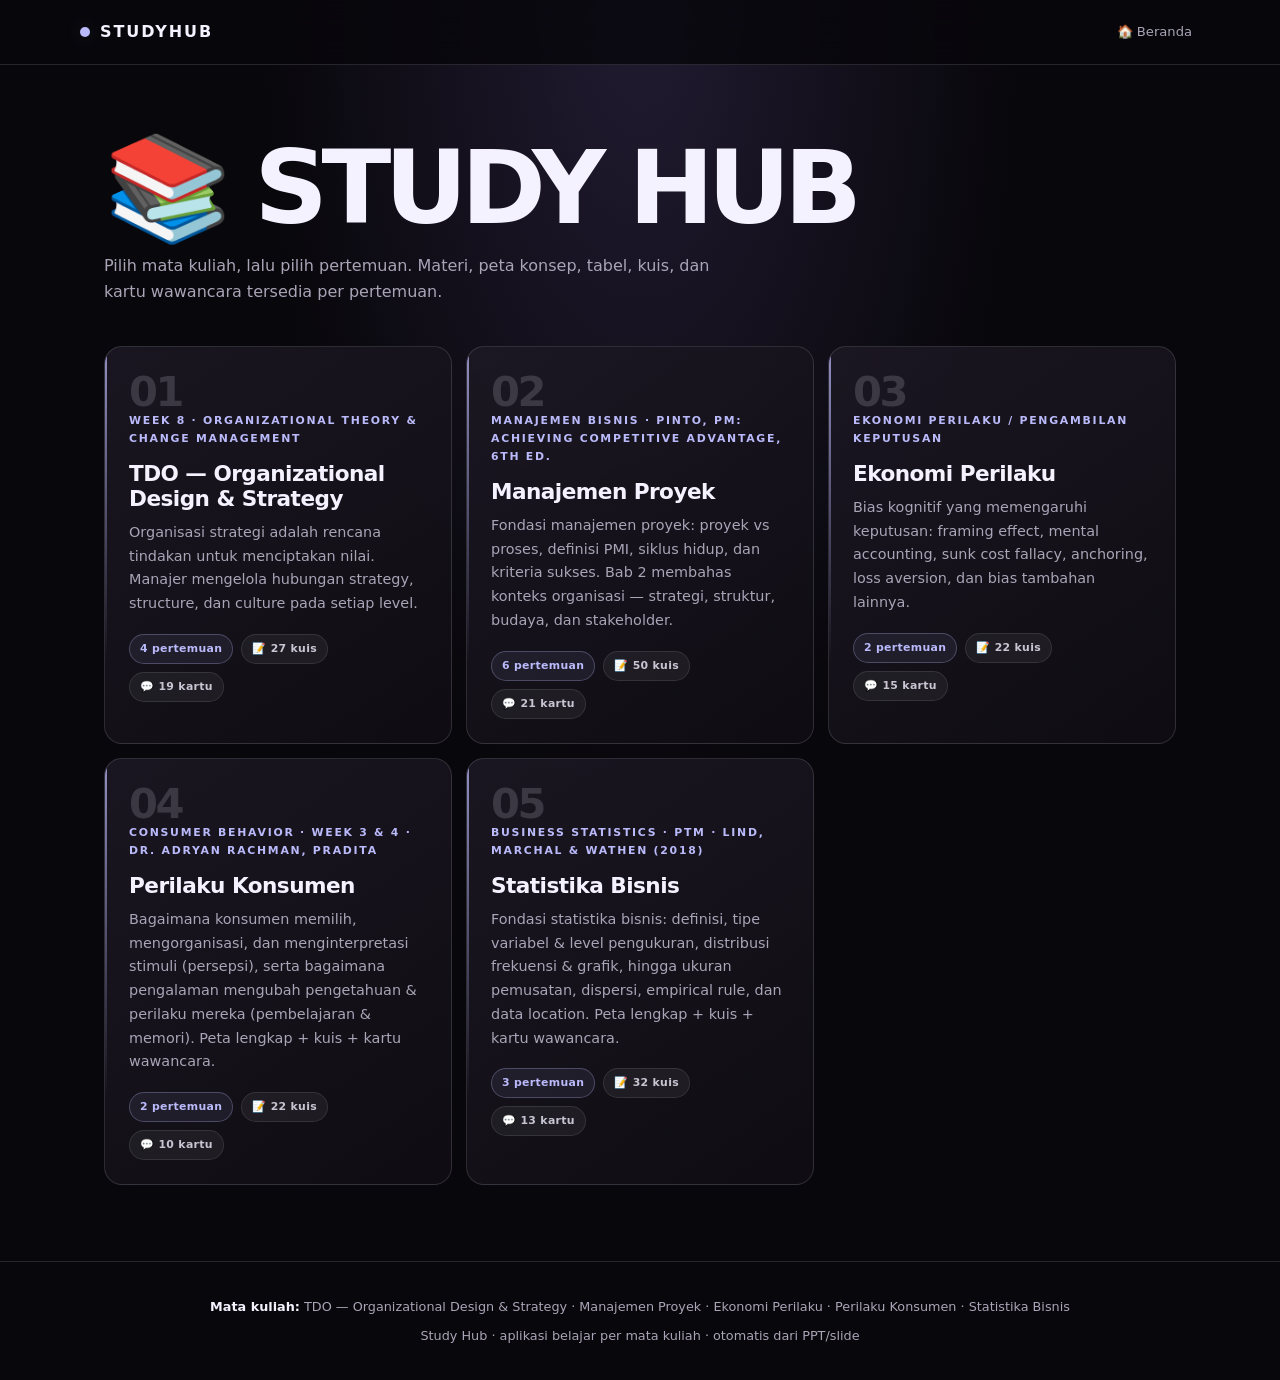
<file: index.html>
<!DOCTYPE html>
<html lang="id">
<head>
<meta charset="UTF-8">
<meta name="viewport" content="width=device-width, initial-scale=1.0">
<title>StudyHub — Belajar per Mata Kuliah</title>
<link rel="stylesheet" href="StudyHub-Modular/style.css">

</head>
<body>
<div id="studyhub-app"></div>
<script>
(async function(){
 const root=document.getElementById('studyhub-app');
 try {
  const response=await fetch('StudyHub-Modular/index.html',{cache:'no-store'});
  if(!response.ok) throw new Error('HTTP '+response.status);
  const doc=new DOMParser().parseFromString(await response.text(),'text/html');
  root.innerHTML=doc.body.innerHTML;
  for(const item of Array.from(doc.querySelectorAll('script[src]'))){
   const script=document.createElement('script');
   script.src='StudyHub-Modular/'+item.getAttribute('src').replace(/^\.\//,'');
   script.async=false; document.body.appendChild(script);
   await new Promise((resolve,reject)=>{script.onload=resolve;script.onerror=()=>reject(new Error('Gagal memuat '+script.src));});
  }
 } catch(error) {
  root.innerHTML='<main style="font-family:system-ui;padding:2rem"><h1>StudyHub gagal dimuat</h1><p>'+String(error.message)+'</p></main>';
  console.error(error);
 }
})();
</script>
</body>
</html>
</file>
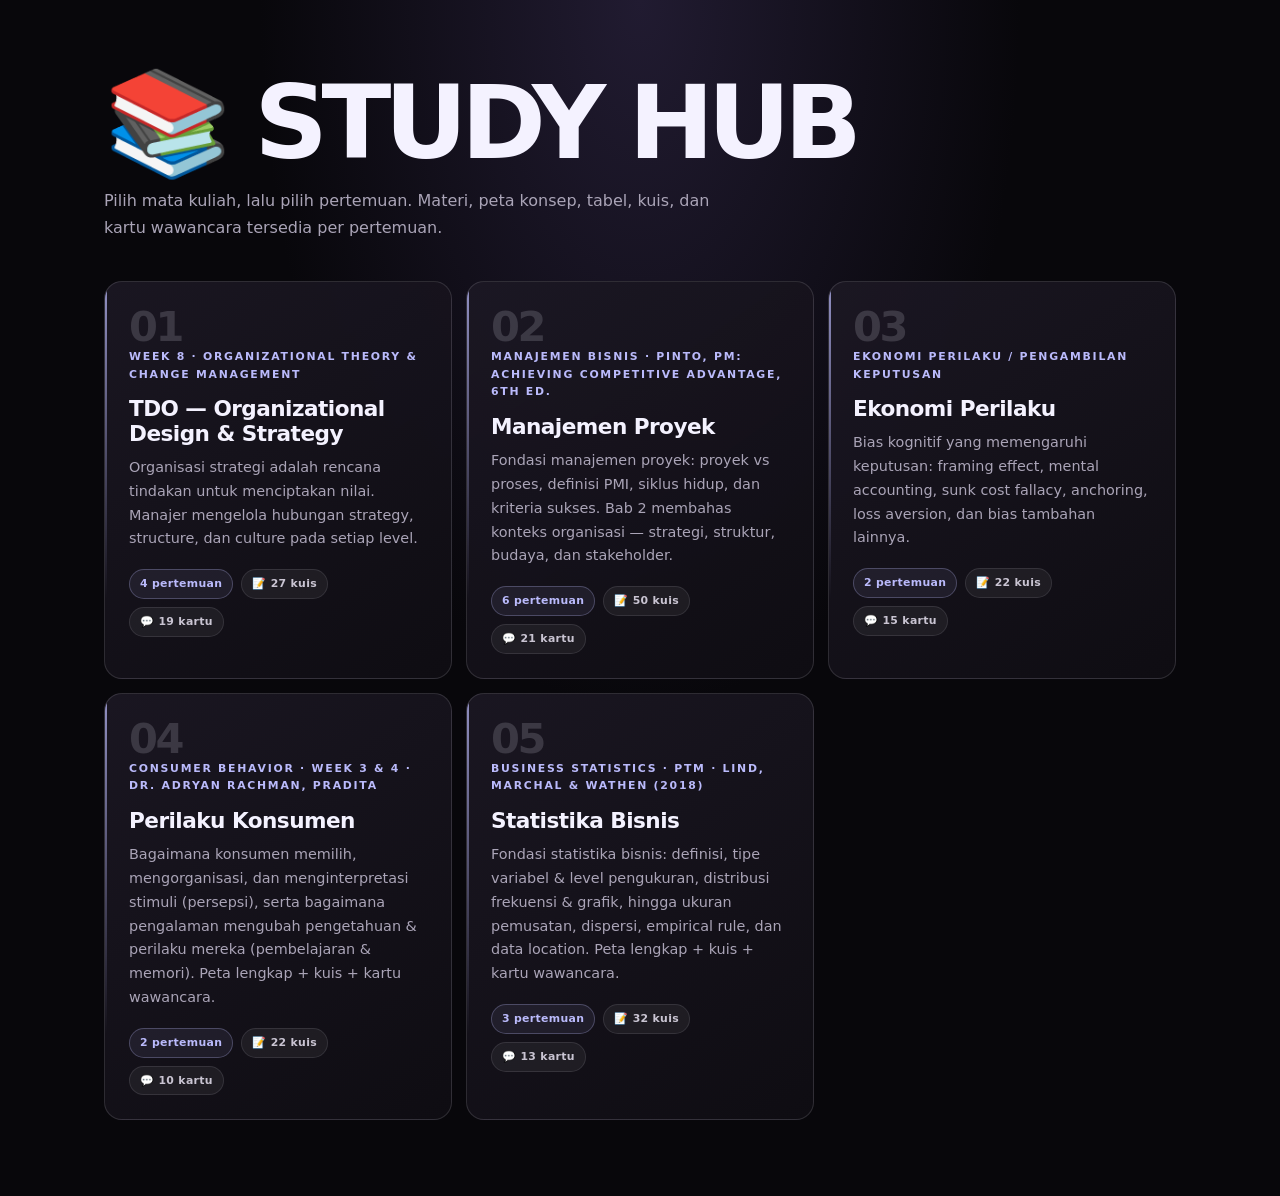
<file: StudyHub-Modular/index.html>
<!DOCTYPE html>
<html lang="id">
<head>
<meta charset="UTF-8">
<meta name="viewport" content="width=device-width, initial-scale=1.0">
<title>Belajar — Study Hub per Mata Kuliah</title>
<link rel="stylesheet" href="style.css">
</head>
<body>

<div class="topbar">
  <div class="wrap topin">
    <div class="brand" onclick="goHome()"><span class="dot"></span>StudyHub</div>
    <div class="crumbs" id="crumbs"></div>
  </div>
</div>

<div class="wrap">
  <!-- HOME: daftar mata kuliah -->
  <div class="view" id="viewHome">
    <h1 class="htitle">📚 Study Hub</h1>
    <p class="hsub">Pilih mata kuliah, lalu pilih pertemuan. Materi, peta konsep, tabel, kuis, dan kartu wawancara tersedia per pertemuan.</p>
    <div class="cgrid" id="courseGrid"></div>
  </div>

  <!-- COURSE: pilihan pertemuan -->
  <div class="view" id="viewCourse" hidden>
    <button class="backbtn" onclick="goHome()">← Kembali ke daftar mata kuliah</button>
    <div id="courseHead"></div>
    <h3 style="margin:22px 0 12px;font-size:1.1rem">Pilih pertemuan</h3>
    <div class="plist" id="ptmList"></div>
  </div>

  <!-- PERTEMUAN: konten -->
  <div class="view" id="viewPtm" hidden>
    <button class="backbtn" onclick="goCourse(cur.course)">← Kembali ke pertemuan</button>
    <div id="ptmMount"></div>
  </div>
</div>

<footer>
  <div class="wrap">
    <p id="footSrc"></p>
    <p style="margin-top:8px">Study Hub · aplikasi belajar per mata kuliah · otomatis dari PPT/slide</p>
  </div>
</footer>

<script src="data/tdo.js"></script>
<script src="data/manajemen-proyek.js"></script>
<script src="data/ekonomi-perilaku.js"></script>
<script src="data/perilaku-konsumen.js"></script>
<script src="data/statistika-bisnis.js"></script>
<script src="app.js"></script>
</body>
</html>
</file>
<file: StudyHub-Modular/style.css>
:root{
  --bg:#08070b; --bg2:#121017; --card:#17141d; --card2:#211c29;
  --ink:#f4f2ff; --muted:#aaa4b7; --line:rgba(244,242,255,.13);
  --accent:#babafb; --accent2:#8878ff; --ok:#72d4ad; --bad:#ff718c; --warn:#f2b979;
  --warm:#f4f2ff; --panel:#100e14; --glow:rgba(186,186,251,.18);
}
*{box-sizing:border-box;margin:0;padding:0}
html{scroll-behavior:smooth}
body{font-family:system-ui,-apple-system,'Segoe UI',sans-serif;
  background:radial-gradient(ellipse at 50% 0%,#211b31 0,var(--bg) 42%);
  color:var(--ink);line-height:1.65;-webkit-font-smoothing:antialiased}
body>.topbar,body>footer{display:none}
a{color:var(--accent);text-decoration:none;transition:color .2s} a:hover{color:#fff}
.wrap{max-width:1120px;margin:0 auto;padding:0 24px}

/* ---------- top bar ---------- */
.topbar{position:sticky;top:0;z-index:50;background:rgba(8,7,11,.82);
  backdrop-filter:blur(18px);border-bottom:1px solid var(--line)}
.topin{display:flex;align-items:center;justify-content:space-between;padding:16px 0;gap:10px}
.brand{font-weight:800;letter-spacing:.12em;text-transform:uppercase;display:flex;align-items:center;gap:10px;white-space:nowrap;cursor:pointer}
.brand .dot{width:10px;height:10px;border-radius:50%;background:var(--accent);box-shadow:0 0 18px var(--glow)}
.crumbs{display:flex;gap:6px;align-items:center;flex-wrap:wrap;color:var(--muted);font-size:.82rem;min-width:0}
.crumbs button{background:none;border:none;color:var(--muted);cursor:pointer;font:inherit;padding:5px 8px;border-radius:999px;transition:.2s}
.crumbs button:hover{color:var(--ink);background:rgba(244,242,255,.08)}
.crumbs .cur{color:var(--ink);font-weight:600}
.crumbs .sep{opacity:.4}

/* ---------- views ---------- */
.view{padding:clamp(32px,6vw,76px) 0;min-height:60vh}
.view[hidden]{display:none}
.htitle{font-size:clamp(3rem,8vw,6.4rem);letter-spacing:-.065em;line-height:.92;font-weight:700;text-transform:uppercase;margin-bottom:18px;max-width:900px}
.hsub{color:var(--muted);font-size:1rem;margin-bottom:40px;max-width:620px}

/* course grid */
.cgrid{display:grid;grid-template-columns:repeat(auto-fill,minmax(280px,1fr));gap:14px}
.ccard{position:relative;background:linear-gradient(145deg,rgba(28,24,36,.92),rgba(15,13,19,.96));
  border:1px solid var(--line);border-radius:18px;padding:24px;cursor:pointer;transition:transform .28s,border-color .28s,background .28s;overflow:hidden;min-height:220px}
.ccard:before{content:"";position:absolute;inset:0 auto 0 0;width:2px;background:linear-gradient(180deg,var(--accent),transparent 80%);opacity:.75}
.ccard:hover{transform:translateY(-5px);border-color:rgba(186,186,251,.42);background:linear-gradient(145deg,#211b2b,#15121b)}
.ccard .cnum{font-size:2.6rem;font-weight:700;color:rgba(244,242,255,.16);line-height:1;letter-spacing:-.06em}
.ccard h3{font-size:1.35rem;margin:14px 0 6px;letter-spacing:-.025em;line-height:1.15}
.ccard .ceb{color:var(--accent);font-weight:600;font-size:.68rem;letter-spacing:.16em;text-transform:uppercase}
.ccard p{color:var(--muted);font-size:.9rem;margin-top:9px;max-width:56ch}
.ccard .ctags{display:flex;gap:8px;flex-wrap:wrap;margin-top:18px}
.tag{font-size:.68rem;font-weight:600;letter-spacing:.03em;padding:5px 10px;border-radius:999px;background:rgba(244,242,255,.055);color:#c9c4d2;border:1px solid rgba(244,242,255,.1)}
.tag.a{color:var(--accent);border-color:rgba(186,186,251,.28);background:rgba(186,186,251,.08)}

/* pertemuan list */
.plist{display:grid;grid-template-columns:repeat(auto-fill,minmax(300px,1fr));gap:12px}
.pcard{background:rgba(23,20,29,.82);border:1px solid var(--line);
  border-radius:14px;padding:17px;cursor:pointer;transition:.24s;display:flex;gap:14px;align-items:flex-start}
.pcard:hover{transform:translateY(-3px);border-color:rgba(186,186,251,.38);background:#1d1924}
.pcard .pnum{flex:0 0 44px;height:44px;border-radius:50%;background:rgba(186,186,251,.12);
  color:var(--accent);font-weight:700;display:grid;place-items:center;font-size:.95rem}
.pcard h4{font-size:1.05rem;margin-bottom:4px}
.pcard .psub{color:var(--muted);font-size:.86rem}
.pcard .ptags{display:flex;gap:7px;flex-wrap:wrap;margin-top:10px}

/* content sections */
.course{padding:10px 0}
.cbanner{display:flex;align-items:flex-start;gap:18px;margin-bottom:14px;flex-wrap:wrap}
.cnum{font-size:2.6rem;font-weight:700;color:rgba(244,242,255,.18);line-height:1;letter-spacing:-.06em}
.chdr h2{font-size:clamp(1.8rem,4vw,3rem);letter-spacing:-.045em;line-height:1.02;margin:5px 0}
.eyebrow{color:var(--accent);font-weight:600;font-size:.68rem;letter-spacing:.16em;text-transform:uppercase}
.csummary{color:var(--muted);margin-top:8px;max-width:720px}
.ptitle{margin:22px 0 4px;font-size:1.35rem;letter-spacing:-.02em}
.subsec{margin:34px 0}
.sec-h{display:flex;align-items:center;gap:12px;margin-bottom:12px}
.sec-h h3{font-size:1.3rem;letter-spacing:-.025em}
.sec-h .n{background:rgba(186,186,251,.1);color:var(--accent);font-weight:700;font-size:.8rem;
  width:30px;height:30px;border-radius:50%;display:grid;place-items:center}
.sec-sub{color:var(--muted);margin-bottom:16px;max-width:720px;font-size:.92rem}
.backbtn{background:rgba(244,242,255,.055);color:var(--muted);border:1px solid var(--line);
  padding:9px 15px;border-radius:999px;cursor:pointer;font:inherit;font-size:.84rem;font-weight:600;margin-bottom:12px;transition:.2s}
.backbtn:hover{color:var(--ink);border-color:rgba(186,186,251,.45);background:rgba(186,186,251,.08)}
.tbl-wrap{overflow-x:auto;border:1px solid var(--line);border-radius:13px;background:rgba(18,16,23,.7)}
.tbl-wrap table{border-collapse:collapse;width:100%;font-size:.88rem;min-width:560px}
.tbl-wrap th,.tbl-wrap td{padding:11px 13px;text-align:left;border-bottom:1px solid var(--line);vertical-align:top}
.tbl-wrap th{background:rgba(186,186,251,.08);font-weight:700}
.tbl-wrap td.f{font-weight:700;color:var(--accent)}
.tbl-wrap tr:last-child td{border-bottom:none}
.low{color:#8de0bd}.diff{color:#ff9aad}
.qbox{background:linear-gradient(145deg,#191620,#100e14);border:1px solid var(--line);border-radius:16px;padding:22px}
.qmeta{display:flex;justify-content:space-between;color:var(--muted);font-size:.82rem;margin:4px 0 12px}
.pbar{height:5px;background:rgba(244,242,255,.1);border-radius:999px;overflow:hidden;margin-bottom:16px}
.pfill{height:100%;background:linear-gradient(90deg,var(--accent2),var(--accent));width:0;transition:.3s}
.qtext{font-size:1.08rem;font-weight:600;margin-bottom:14px}
.opts{display:flex;flex-direction:column;gap:9px}
.opt{text-align:left;background:rgba(244,242,255,.045);border:1px solid var(--line);color:var(--ink);
  padding:12px 14px;border-radius:10px;cursor:pointer;font-size:.94rem;transition:.18s;display:flex;gap:11px}
.opt:hover:not(:disabled){border-color:rgba(186,186,251,.55);background:rgba(186,186,251,.08)}
.opt .k{flex:0 0 23px;height:23px;border-radius:50%;background:rgba(244,242,255,.1);display:grid;place-items:center;font-weight:700;font-size:.76rem}
.opt.correct{border-color:var(--ok);background:rgba(114,212,173,.12)}
.opt.correct .k{background:var(--ok);color:#07140f}
.opt.wrong{border-color:var(--bad);background:rgba(255,113,140,.12)}
.opt.wrong .k{background:var(--bad);color:#1a070c}
.opt:disabled{cursor:default}
.fb{margin-top:13px;padding:12px 14px;border-radius:10px;font-size:.9rem;display:none;border-left:3px solid}
.fb.show{display:block}.fb.ok{background:rgba(114,212,173,.1);border-color:var(--ok)}
.fb.bad{background:rgba(255,113,140,.1);border-color:var(--bad)}
.btn{background:var(--accent);color:#100e14;border:none;
  padding:11px 18px;border-radius:999px;font-weight:700;cursor:pointer;margin-top:14px;transition:.2s}
.btn:hover{filter:brightness(1.12);transform:translateY(-1px)}
.btn.ghost{background:rgba(244,242,255,.06);color:var(--ink);border:1px solid var(--line)}
.scorepill{background:rgba(244,242,255,.07);padding:5px 13px;border-radius:999px;font-weight:700;font-size:.84rem}
.rescore{font-size:2.8rem;font-weight:700;text-align:center;color:var(--accent);margin:6px 0}
.review{margin-top:16px}
.rvi{padding:12px;border:1px solid var(--line);border-radius:10px;margin-bottom:8px;background:rgba(244,242,255,.04)}
.rvi .rq{font-weight:600;margin-bottom:3px;font-size:.9rem}.rvi .ra{font-size:.84rem}
.ra.ok{color:var(--ok)}.ra.bad{color:var(--bad)}
.hidden{display:none}
.wcard{background:linear-gradient(145deg,rgba(28,24,36,.9),rgba(16,14,20,.95));border:1px solid var(--line);border-radius:14px;padding:19px;margin-bottom:12px}
.wcard h4{font-size:1.02rem;margin-bottom:4px}
.wcard .concept{color:var(--accent);font-style:normal;font-size:.78rem;letter-spacing:.06em;text-transform:uppercase;margin-bottom:11px}
.wcard .q{margin:9px 0}
.wcard .q .t{font-weight:700}.wcard .q .a{color:var(--muted);font-size:.9rem}
footer{padding:34px 0;color:var(--muted);font-size:.8rem;text-align:center;border-top:1px solid var(--line)}
footer b{color:var(--ink)}
@media(max-width:600px){.wrap{padding:0 17px}.cbanner h2{font-size:1.6rem}.htitle{font-size:clamp(2.8rem,15vw,4.5rem)}.crumbs{font-size:.76rem}.ccard{min-height:0;padding:21px}.qbox{padding:16px}}
.grid{display:grid;grid-template-columns:repeat(auto-fill,minmax(258px,1fr));gap:12px}
.card{background:linear-gradient(145deg,rgba(28,24,36,.9),rgba(16,14,20,.95));border:1px solid var(--line);
  border-radius:14px;padding:19px;transition:.25s}
.card:hover{transform:translateY(-3px);border-color:rgba(186,186,251,.32);box-shadow:0 18px 40px rgba(0,0,0,.18)}
.card h4{font-size:1rem;margin-bottom:8px;display:flex;align-items:center;gap:8px}
.card .lvl{font-size:.62rem;font-weight:700;letter-spacing:.1em;padding:4px 9px;border-radius:999px;
  background:rgba(186,186,251,.1);color:var(--accent)}
.card p{color:var(--muted);font-size:.9rem}
.card ul{margin:8px 0 0 17px;color:var(--muted);font-size:.88rem}

.tbl-wrap{overflow-x:auto;border:1px solid var(--line);border-radius:13px}
table{border-collapse:collapse;width:100%;font-size:.88rem;min-width:560px}
th,td{padding:10px 12px;text-align:left;border-bottom:1px solid var(--line);vertical-align:top}
th{background:var(--card2);font-weight:700}
td.f{font-weight:700;color:var(--accent)}
tr:last-child td{border-bottom:none}
.low{color:#86efac}.diff{color:#fca5a5}

.qbox{background:var(--card);border:1px solid var(--line);border-radius:17px;padding:22px}
.qmeta{display:flex;justify-content:space-between;color:var(--muted);font-size:.83rem;margin:4px 0 12px}
.pbar{height:8px;background:var(--bg2);border-radius:999px;overflow:hidden;margin-bottom:16px}
.pfill{height:100%;background:linear-gradient(90deg,var(--accent),#a5f3fc);width:0;transition:.3s}
.qtext{font-size:1.08rem;font-weight:600;margin-bottom:14px}
.opts{display:flex;flex-direction:column;gap:9px}
.opt{text-align:left;background:var(--card2);border:2px solid var(--line);color:var(--ink);
  padding:11px 14px;border-radius:11px;cursor:pointer;font-size:.94rem;transition:.15s;display:flex;gap:11px}
.opt:hover:not(:disabled){border-color:var(--accent)}
.opt .k{flex:0 0 23px;height:23px;border-radius:50%;background:var(--line);display:grid;place-items:center;font-weight:700;font-size:.76rem}
.opt.correct{border-color:var(--ok);background:rgba(34,197,94,.13)}
.opt.correct .k{background:var(--ok);color:#05230f}
.opt.wrong{border-color:var(--bad);background:rgba(239,68,68,.13)}
.opt.wrong .k{background:var(--bad);color:#fff}
.opt:disabled{cursor:default}
.fb{margin-top:13px;padding:12px 14px;border-radius:11px;font-size:.9rem;display:none;border-left:4px solid}
.fb.show{display:block}.fb.ok{background:rgba(34,197,94,.12);border-color:var(--ok)}
.fb.bad{background:rgba(239,68,68,.12);border-color:var(--bad)}
.btn{background:linear-gradient(135deg,var(--accent),var(--accent2));color:#06122a;border:none;
  padding:10px 19px;border-radius:11px;font-weight:700;cursor:pointer;margin-top:14px;transition:.15s}
.btn:hover{filter:brightness(1.08)}
.btn.ghost{background:var(--card2);color:var(--ink);border:1px solid var(--line)}
.scorepill{background:var(--card2);padding:5px 13px;border-radius:999px;font-weight:700;font-size:.86rem}
.rescore{font-size:2.6rem;font-weight:800;text-align:center;color:var(--accent);margin:6px 0}
.review{margin-top:16px}
.rvi{padding:11px;border:1px solid var(--line);border-radius:10px;margin-bottom:8px;background:var(--card2)}
.rvi .rq{font-weight:600;margin-bottom:3px;font-size:.9rem}.rvi .ra{font-size:.84rem}
.ra.ok{color:var(--ok)}.ra.bad{color:var(--bad)}
.hidden{display:none}

.wcard{background:var(--card);border:1px solid var(--line);border-radius:15px;padding:17px;margin-bottom:13px}
.wcard h4{font-size:1.05rem;margin-bottom:3px}
.wcard .concept{color:var(--accent);font-style:italic;font-size:.86rem;margin-bottom:10px}
.wcard .q{margin:8px 0}
.wcard .q .t{font-weight:700}.wcard .q .a{color:var(--muted);font-size:.9rem}

/* quiz, table, interview cards, footer and responsive finishing */
.backbtn{background:rgba(244,242,255,.055);color:var(--muted);border:1px solid var(--line);padding:9px 15px;border-radius:999px;cursor:pointer;font:inherit;font-size:.84rem;font-weight:600;margin-bottom:12px;transition:.2s}
.backbtn:hover{color:var(--ink);border-color:rgba(186,186,251,.45);background:rgba(186,186,251,.08)}
.tbl-wrap{overflow-x:auto;border:1px solid var(--line);border-radius:13px;background:rgba(18,16,23,.7)}
table{border-collapse:collapse;width:100%;font-size:.88rem;min-width:560px}
th,td{padding:11px 13px;text-align:left;border-bottom:1px solid var(--line);vertical-align:top}
th{background:rgba(186,186,251,.08);font-weight:700}
td.f{font-weight:700;color:var(--accent)}
tr:last-child td{border-bottom:none}
.low{color:#8de0bd}.diff{color:#ff9aad}
.qbox{background:linear-gradient(145deg,#191620,#100e14);border:1px solid var(--line);border-radius:16px;padding:22px}
.qmeta{display:flex;justify-content:space-between;color:var(--muted);font-size:.82rem;margin:4px 0 12px}
.pbar{height:5px;background:rgba(244,242,255,.1);border-radius:999px;overflow:hidden;margin-bottom:16px}
.pfill{height:100%;background:linear-gradient(90deg,var(--accent2),var(--accent));width:0;transition:.3s}
.qtext{font-size:1.08rem;font-weight:600;margin-bottom:14px}
.opts{display:flex;flex-direction:column;gap:9px}
.opt{text-align:left;background:rgba(244,242,255,.045);border:1px solid var(--line);color:var(--ink);padding:12px 14px;border-radius:10px;cursor:pointer;font-size:.94rem;transition:.18s;display:flex;gap:11px}
.opt:hover:not(:disabled){border-color:rgba(186,186,251,.55);background:rgba(186,186,251,.08)}
.opt .k{flex:0 0 23px;height:23px;border-radius:50%;background:rgba(244,242,255,.1);display:grid;place-items:center;font-weight:700;font-size:.76rem}
.opt.correct{border-color:var(--ok);background:rgba(114,212,173,.12)}.opt.correct .k{background:var(--ok);color:#07140f}
.opt.wrong{border-color:var(--bad);background:rgba(255,113,140,.12)}.opt.wrong .k{background:var(--bad);color:#1a070c}
.opt:disabled{cursor:default}
.fb{margin-top:13px;padding:12px 14px;border-radius:10px;font-size:.9rem;display:none;border-left:3px solid}
.fb.show{display:block}.fb.ok{background:rgba(114,212,173,.1);border-color:var(--ok)}.fb.bad{background:rgba(255,113,140,.1);border-color:var(--bad)}
.btn{background:var(--accent);color:#100e14;border:none;padding:11px 18px;border-radius:999px;font-weight:700;cursor:pointer;margin-top:14px;transition:.2s}
.btn:hover{filter:brightness(1.12);transform:translateY(-1px)}.btn.ghost{background:rgba(244,242,255,.06);color:var(--ink);border:1px solid var(--line)}
.scorepill{background:rgba(244,242,255,.07);padding:5px 13px;border-radius:999px;font-weight:700;font-size:.84rem}
.rescore{font-size:2.8rem;font-weight:700;text-align:center;color:var(--accent);margin:6px 0}
.review{margin-top:16px}.rvi{padding:12px;border:1px solid var(--line);border-radius:10px;margin-bottom:8px;background:rgba(244,242,255,.04)}
.rvi .rq{font-weight:600;margin-bottom:3px;font-size:.9rem}.rvi .ra{font-size:.84rem}.ra.ok{color:var(--ok)}.ra.bad{color:var(--bad)}
.hidden{display:none}
.wcard{background:linear-gradient(145deg,rgba(28,24,36,.9),rgba(16,14,20,.95));border:1px solid var(--line);border-radius:14px;padding:19px;margin-bottom:12px}
.wcard h4{font-size:1.02rem;margin-bottom:4px}.wcard .concept{color:var(--accent);font-style:normal;font-size:.78rem;letter-spacing:.06em;text-transform:uppercase;margin-bottom:11px}
.wcard .q{margin:9px 0}.wcard .q .t{font-weight:700}.wcard .q .a{color:var(--muted);font-size:.9rem}
footer{padding:34px 0;color:var(--muted);font-size:.8rem;text-align:center;border-top:1px solid var(--line)}footer b{color:var(--ink)}
@media(max-width:600px){.wrap{padding:0 17px}.cbanner h2{font-size:1.6rem}.htitle{font-size:clamp(2.8rem,15vw,4.5rem)}.crumbs{font-size:.76rem}.ccard{min-height:0;padding:21px}.qbox{padding:16px}}
</file>
